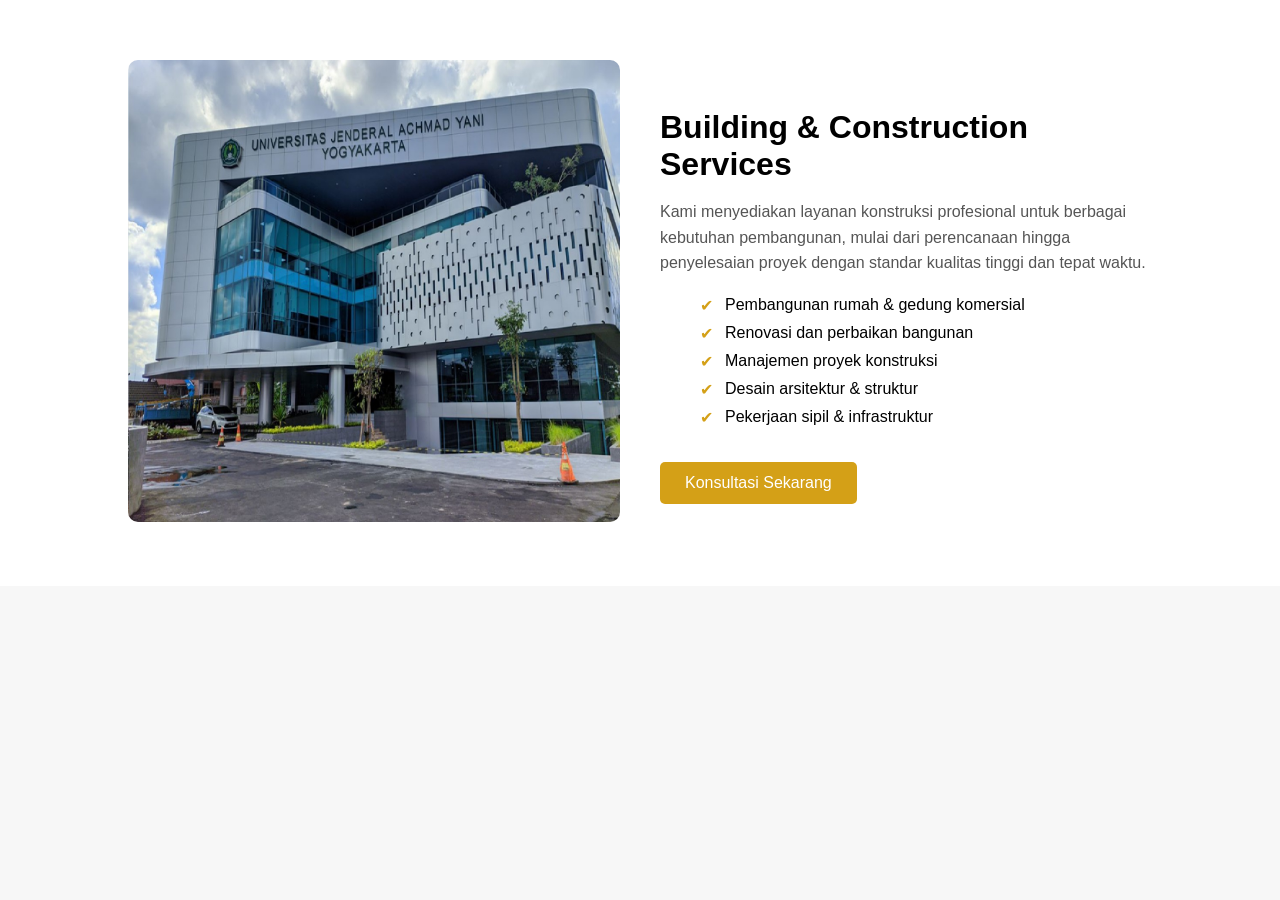
<file: building.html>
<!DOCTYPE html>
<html lang="id">
<head>
  <meta charset="UTF-8">
  <title>Layanan Konstruksi</title>
  <style>
    body {
      font-family: Arial, sans-serif;
      margin: 0;
      background: #f7f7f7;
    }

    .section {
      padding: 60px 10%;
      background: #fff;
    }

    .container {
      display: flex;
      align-items: center;
      gap: 40px;
      flex-wrap: wrap;
    }

    .image {
      flex: 1;
    }

    .image img {
      width: 100%;
      border-radius: 10px;
    }

    .content {
      flex: 1;
    }

    .content h2 {
      font-size: 32px;
      margin-bottom: 15px;
    }

    .content p {
      color: #555;
      line-height: 1.6;
    }

    .list {
      margin-top: 20px;
    }

    .list li {
      margin-bottom: 10px;
      list-style: none;
      position: relative;
      padding-left: 25px;
    }

    .list li::before {
      content: "✔";
      position: absolute;
      left: 0;
      color: #d4a017;
    }

    .btn {
      display: inline-block;
      margin-top: 20px;
      padding: 12px 25px;
      background: #d4a017;
      color: #fff;
      text-decoration: none;
      border-radius: 5px;
    }

    @media (max-width: 768px) {
      .container {
        flex-direction: column;
      }
    }
  </style>
</head>
<body>

<section class="section">
  <div class="container">

    <!-- Gambar -->
    <div class="image">
      <img src="img/draft 4.jpg" alt="Building Construction">
    </div>

    <!-- Konten -->
    <div class="content">
      <h2>Building & Construction Services</h2>
      <p>
        Kami menyediakan layanan konstruksi profesional untuk berbagai kebutuhan
        pembangunan, mulai dari perencanaan hingga penyelesaian proyek dengan
        standar kualitas tinggi dan tepat waktu.
      </p>

      <ul class="list">
        <li>Pembangunan rumah & gedung komersial</li>
        <li>Renovasi dan perbaikan bangunan</li>
        <li>Manajemen proyek konstruksi</li>
        <li>Desain arsitektur & struktur</li>
        <li>Pekerjaan sipil & infrastruktur</li>
      </ul>

      <a href="#" class="btn">Konsultasi Sekarang</a>
    </div>

  </div>
</section>

</body>
</html>
</file>
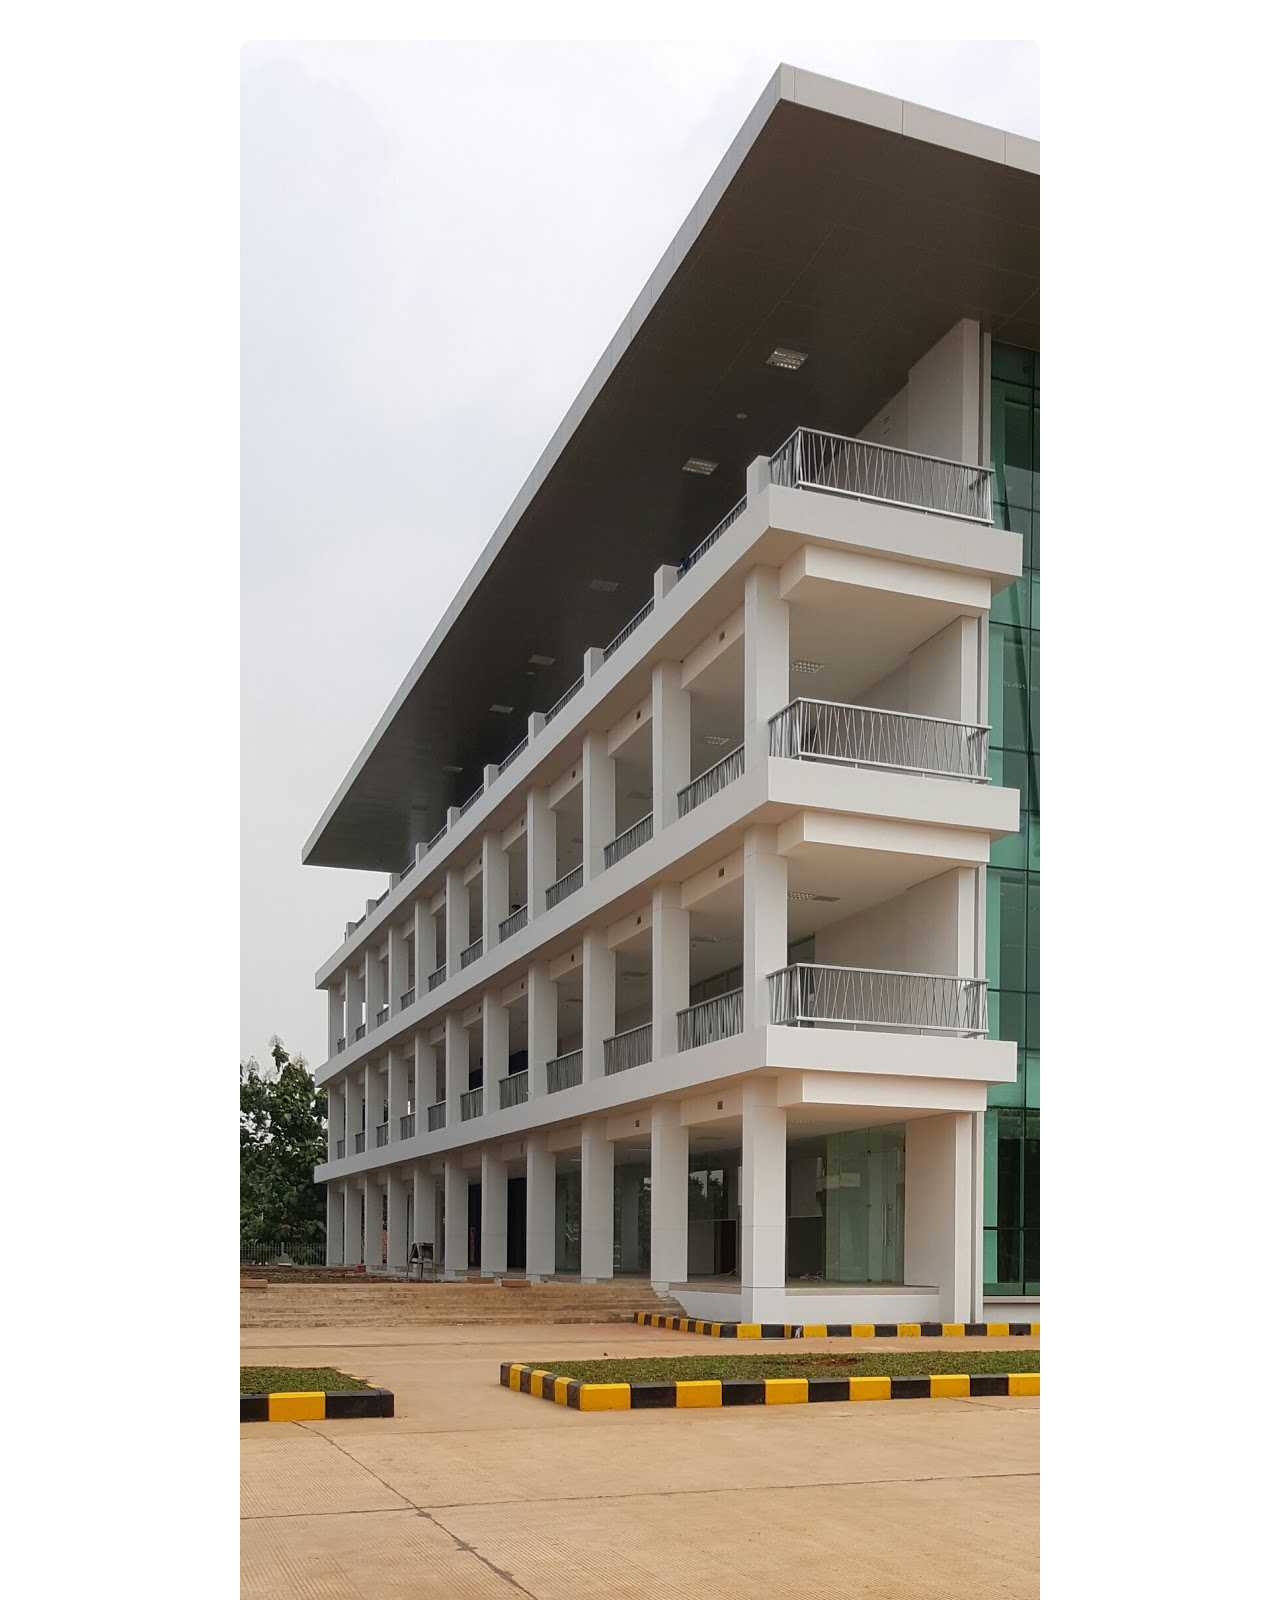
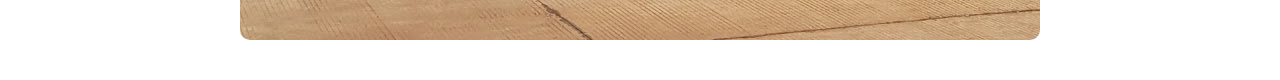
<file: foto.html>
<!DOCTYPE html>
<html lang="id">
<head>
    <meta charset="UTF-8">
    <meta name="viewport" content="width=device-width, initial-scale=1.0">
    <title>Image Slider</title>
    <style>
        body {
            font-family: Arial, sans-serif;
        }

        .slider {
            width: 80%;
            max-width: 800px;
            margin: 40px auto;
            overflow: hidden;
            position: relative;
            border-radius: 10px;
        }

        .slides {
            display: flex;
            width: 300%;
            animation: slide 9s infinite;
        }

        .slides img {
            width: 100%;
        }

        @keyframes slide {
            0% { transform: translateX(0%); }
            33% { transform: translateX(0%); }

            40% { transform: translateX(-100%); }
            66% { transform: translateX(-100%); }

            73% { transform: translateX(-200%); }
            100% { transform: translateX(-200%); }
        }
    </style>
</head>
<body>

    <div class="slider">
        <div class="slides">
            <img src="img/draft 1.jpg" alt="Slide 1">
            <img src="img/draft 2.jpg" alt="Slide 2">
            <img src="img/logobaru.png" alt="Slide 3">
        </div>
    </div>

</body>
</html>
</file>
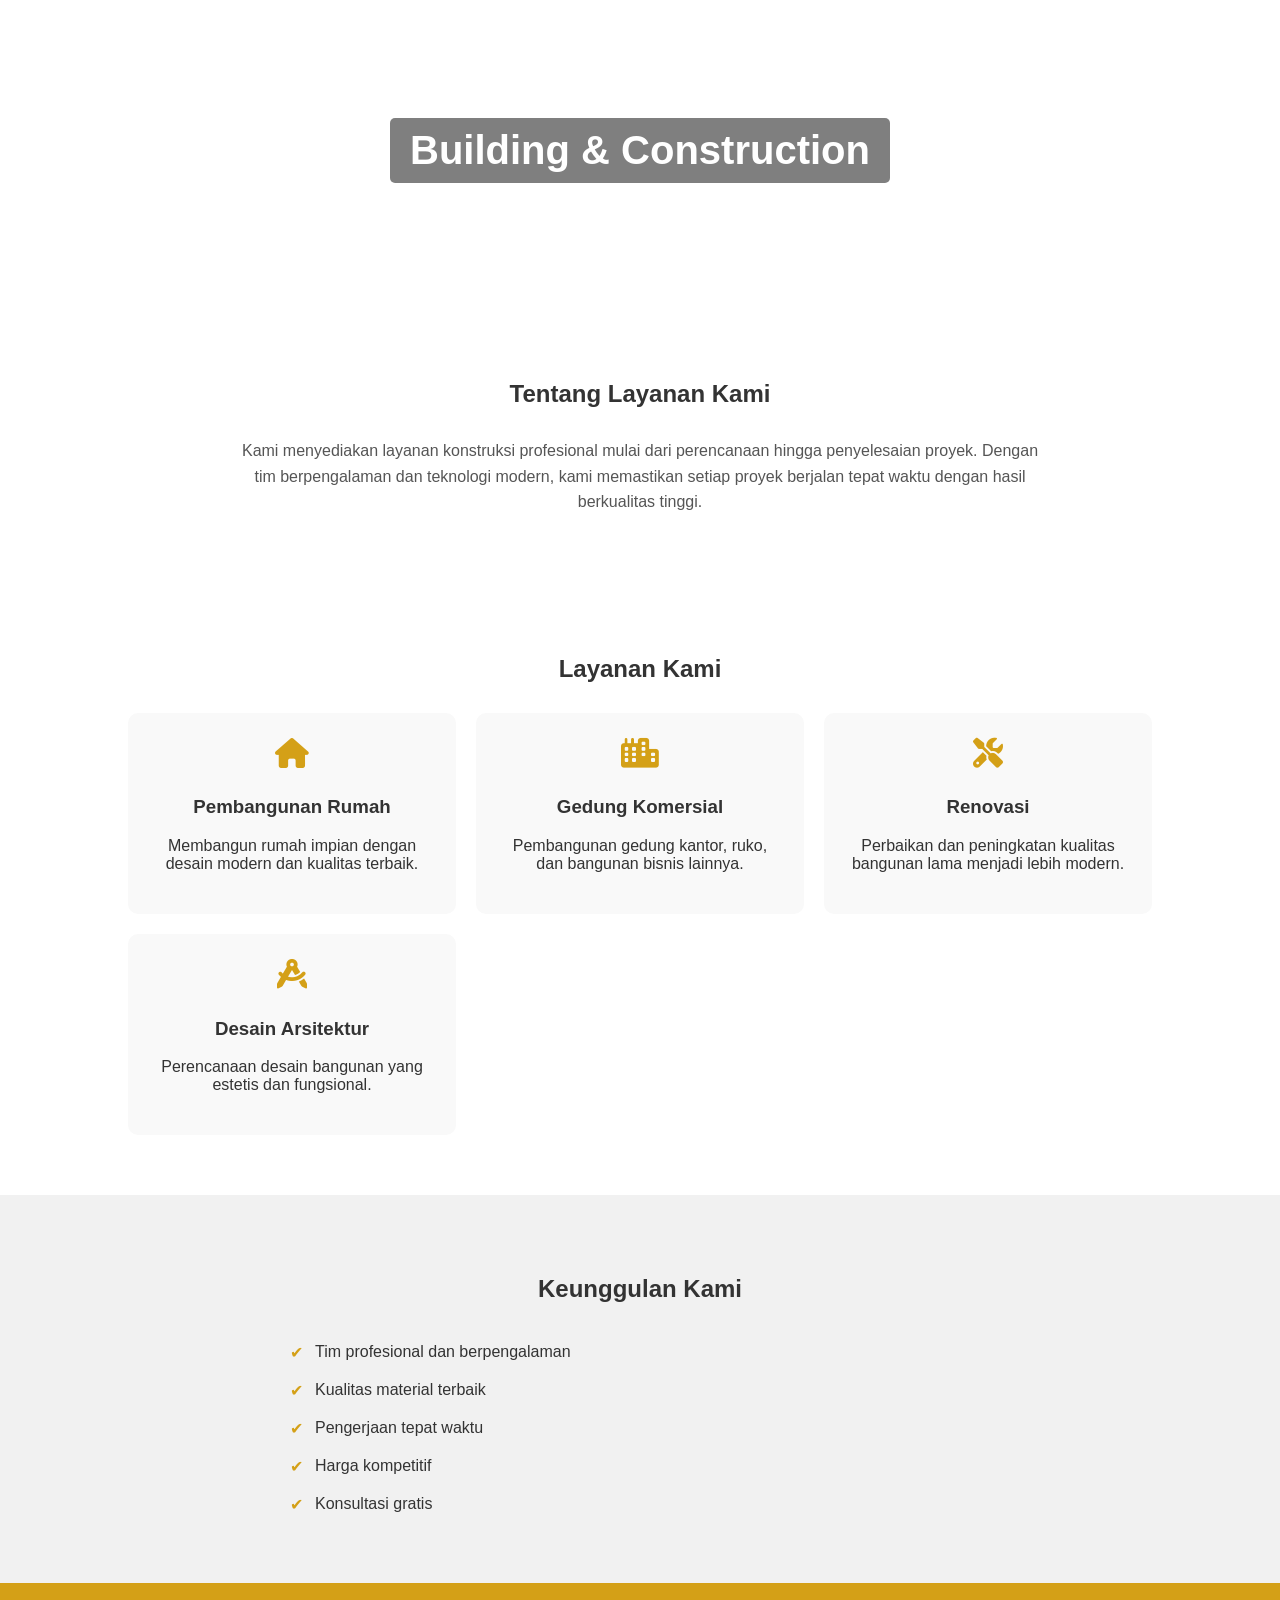
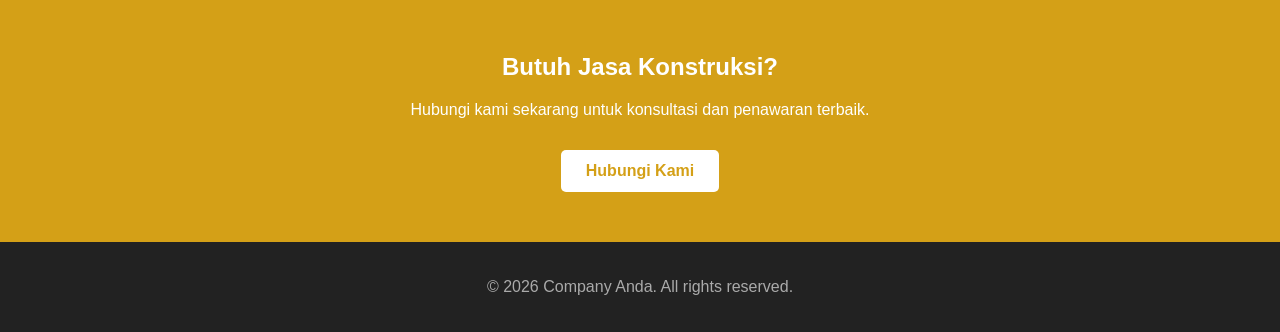
<file: service/electrical.html>
<!DOCTYPE html>
<html lang="id">
<head>
  <meta charset="UTF-8">
  <title>Building Services</title>
  <meta name="viewport" content="width=device-width, initial-scale=1.0">

  <!-- Font Awesome -->
  <link rel="stylesheet" href="https://cdnjs.cloudflare.com/ajax/libs/font-awesome/6.5.0/css/all.min.css">

  <style>
    body {
      margin: 0;
      font-family: Arial, sans-serif;
      color: #333;
    }

    /* HERO */
    .hero {
      background: url('https://via.placeholder.com/1200x500') center/cover no-repeat;
      height: 300px;
      display: flex;
      align-items: center;
      justify-content: center;
      color: white;
      text-align: center;
    }

    .hero h1 {
      font-size: 40px;
      background: rgba(0,0,0,0.5);
      padding: 10px 20px;
      border-radius: 5px;
    }

    /* SECTION */
    .section {
      padding: 60px 10%;
    }

    .section h2 {
      text-align: center;
      margin-bottom: 30px;
    }

    /* ABOUT */
    .about {
      text-align: center;
      max-width: 800px;
      margin: auto;
      line-height: 1.6;
      color: #555;
    }

    /* SERVICES */
    .services {
      display: grid;
      grid-template-columns: repeat(auto-fit, minmax(250px, 1fr));
      gap: 20px;
      margin-top: 30px;
    }

    .card {
      background: #f9f9f9;
      padding: 25px;
      border-radius: 10px;
      text-align: center;
      transition: 0.3s;
    }

    .card:hover {
      transform: translateY(-5px);
    }

    .card i {
      font-size: 30px;
      color: #d4a017;
      margin-bottom: 10px;
    }

    /* ADVANTAGES */
    .advantages {
      background: #f1f1f1;
    }

    .advantages ul {
      max-width: 700px;
      margin: auto;
      list-style: none;
      padding: 0;
    }

    .advantages li {
      padding: 10px 0;
      padding-left: 25px;
      position: relative;
    }

    .advantages li::before {
      content: "✔";
      position: absolute;
      left: 0;
      color: #d4a017;
    }

    /* CTA */
    .cta {
      text-align: center;
      background: #d4a017;
      color: white;
      padding: 50px 20px;
    }

    .cta a {
      display: inline-block;
      margin-top: 15px;
      padding: 12px 25px;
      background: #fff;
      color: #d4a017;
      text-decoration: none;
      border-radius: 5px;
      font-weight: bold;
    }

    /* FOOTER */
    footer {
      text-align: center;
      padding: 20px;
      background: #222;
      color: #aaa;
    }
  </style>
</head>

<body>

<!-- HERO -->
<div class="hero">
  <h1>Building & Construction</h1>
</div>

<!-- ABOUT -->
<section class="section">
  <h2>Tentang Layanan Kami</h2>
  <p class="about">
    Kami menyediakan layanan konstruksi profesional mulai dari perencanaan hingga
    penyelesaian proyek. Dengan tim berpengalaman dan teknologi modern, kami
    memastikan setiap proyek berjalan tepat waktu dengan hasil berkualitas tinggi.
  </p>
</section>

<!-- SERVICES -->
<section class="section">
  <h2>Layanan Kami</h2>
  <div class="services">

    <div class="card">
      <i class="fas fa-home"></i>
      <h3>Pembangunan Rumah</h3>
      <p>Membangun rumah impian dengan desain modern dan kualitas terbaik.</p>
    </div>

    <div class="card">
      <i class="fas fa-city"></i>
      <h3>Gedung Komersial</h3>
      <p>Pembangunan gedung kantor, ruko, dan bangunan bisnis lainnya.</p>
    </div>

    <div class="card">
      <i class="fas fa-tools"></i>
      <h3>Renovasi</h3>
      <p>Perbaikan dan peningkatan kualitas bangunan lama menjadi lebih modern.</p>
    </div>

    <div class="card">
      <i class="fas fa-drafting-compass"></i>
      <h3>Desain Arsitektur</h3>
      <p>Perencanaan desain bangunan yang estetis dan fungsional.</p>
    </div>

  </div>
</section>

<!-- ADVANTAGES -->
<section class="section advantages">
  <h2>Keunggulan Kami</h2>
  <ul>
    <li>Tim profesional dan berpengalaman</li>
    <li>Kualitas material terbaik</li>
    <li>Pengerjaan tepat waktu</li>
    <li>Harga kompetitif</li>
    <li>Konsultasi gratis</li>
  </ul>
</section>

<!-- CTA -->
<section class="cta">
  <h2>Butuh Jasa Konstruksi?</h2>
  <p>Hubungi kami sekarang untuk konsultasi dan penawaran terbaik.</p>
  <a href="#">Hubungi Kami</a>
</section>

<!-- FOOTER -->
<footer>
  <p>© 2026 Company Anda. All rights reserved.</p>
</footer>

</body>
</html>
</file>
